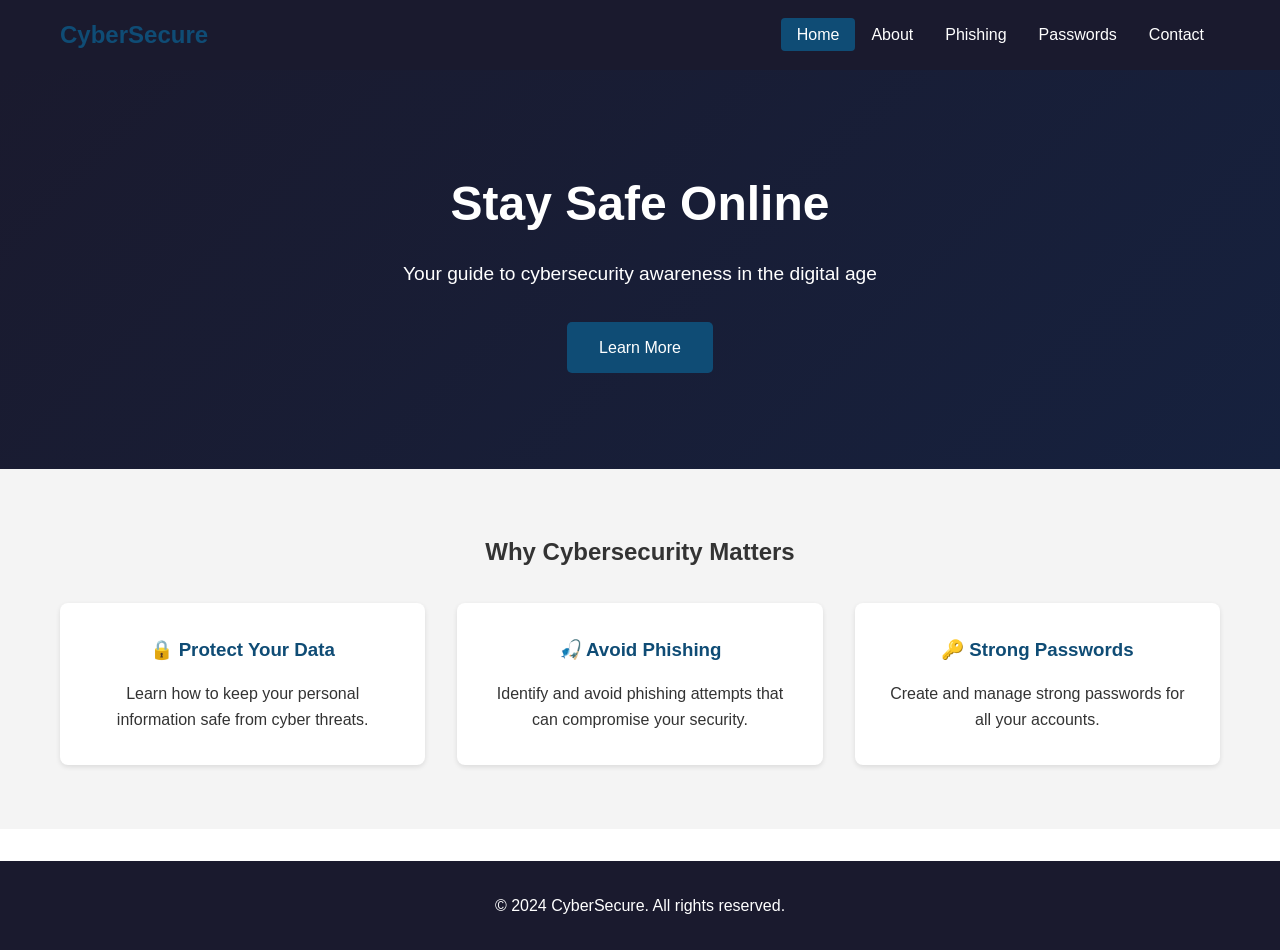
<file: index.html>
<!DOCTYPE html>
<html lang="en">
<head>
    <meta charset="UTF-8">
    <meta name="viewport" content="width=device-width, initial-scale=1.0">
    <title>Cyber Security Awareness - Home</title>
    <link rel="stylesheet" href="style.css">
</head>
<body>
    <nav class="navbar">
        <div class="container">
            <div class="logo">CyberSecure</div>
            <ul class="nav-links">
                <li><a href="index.html" class="active">Home</a></li>
                <li><a href="about.html">About</a></li>
                <li><a href="phishing.html">Phishing</a></li>
                <li><a href="passwords.html">Passwords</a></li>
                <li><a href="contact.html">Contact</a></li>
            </ul>
        </div>
    </nav>

    <header class="hero">
        <div class="container">
            <h1>Stay Safe Online</h1>
            <p>Your guide to cybersecurity awareness in the digital age</p>
            <a href="phishing.html" class="btn">Learn More</a>
        </div>
    </header>

    <section class="features">
        <div class="container">
            <h2>Why Cybersecurity Matters</h2>
            <div class="feature-grid">
                <div class="feature-card">
                    <h3>🔒 Protect Your Data</h3>
                    <p>Learn how to keep your personal information safe from cyber threats.</p>
                </div>
                <div class="feature-card">
                    <h3>🎣 Avoid Phishing</h3>
                    <p>Identify and avoid phishing attempts that can compromise your security.</p>
                </div>
                <div class="feature-card">
                    <h3>🔑 Strong Passwords</h3>
                    <p>Create and manage strong passwords for all your accounts.</p>
                </div>
            </div>
        </div>
    </section>

    <footer>
        <div class="container">
            <p>&copy; 2024 CyberSecure. All rights reserved.</p>
        </div>
    </footer>
</body>
</html>
</file>
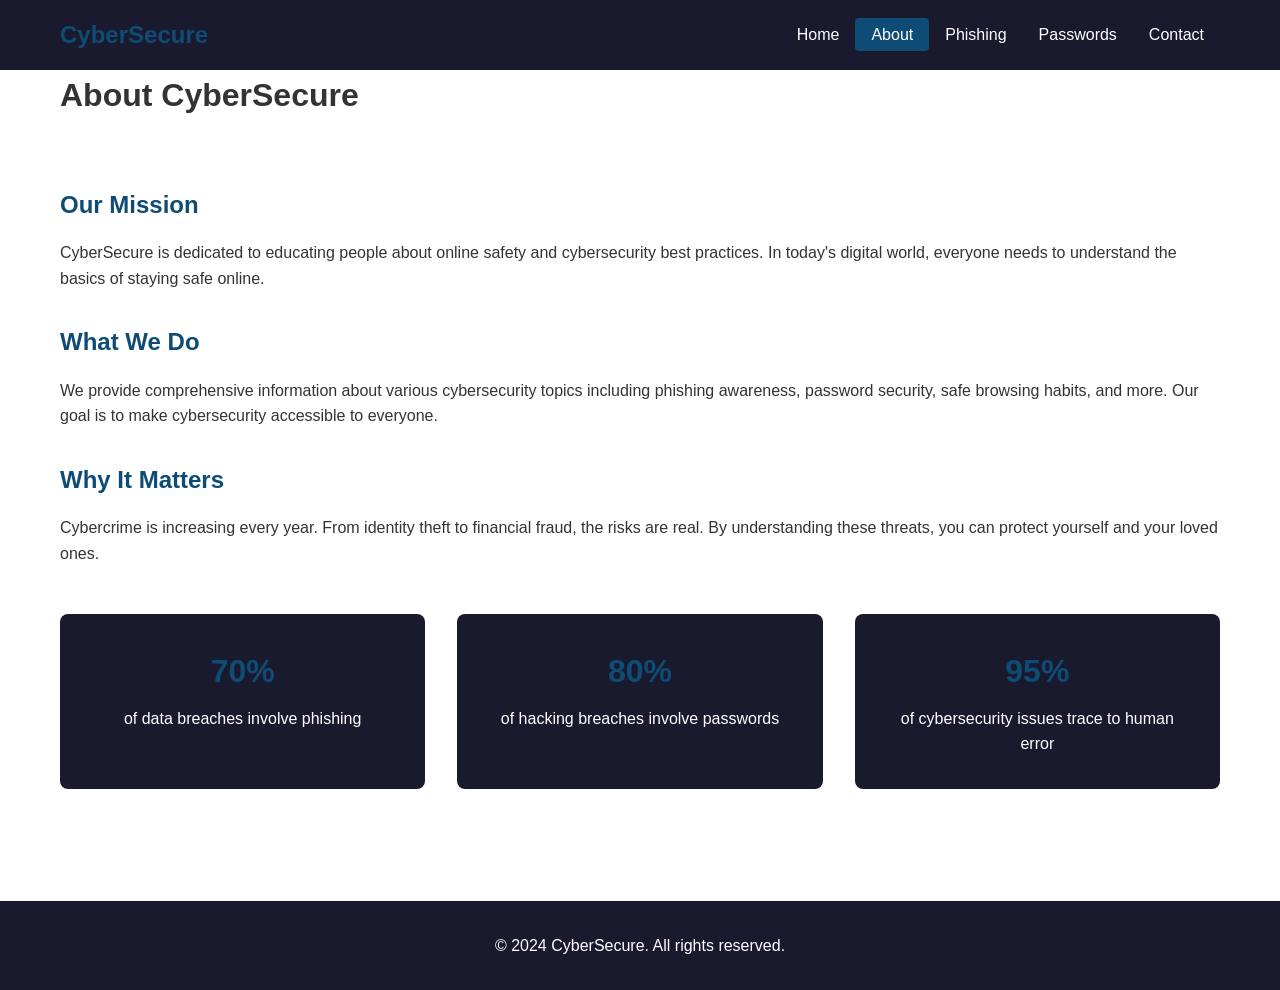
<file: about.html>
<!DOCTYPE html>
<html lang="en">
<head>
    <meta charset="UTF-8">
    <meta name="viewport" content="width=device-width, initial-scale=1.0">
    <title>About Us - Cyber Security Awareness</title>
    <link rel="stylesheet" href="style.css">
</head>
<body>
    <nav class="navbar">
        <div class="container">
            <div class="logo">CyberSecure</div>
            <ul class="nav-links">
                <li><a href="index.html">Home</a></li>
                <li><a href="about.html" class="active">About</a></li>
                <li><a href="phishing.html">Phishing</a></li>
                <li><a href="passwords.html">Passwords</a></li>
                <li><a href="contact.html">Contact</a></li>
            </ul>
        </div>
    </nav>

    <main class="container">
        <h1>About CyberSecure</h1>
        
        <section class="about-section">
            <h2>Our Mission</h2>
            <p>CyberSecure is dedicated to educating people about online safety and cybersecurity best practices. In today's digital world, everyone needs to understand the basics of staying safe online.</p>
            
            <h2>What We Do</h2>
            <p>We provide comprehensive information about various cybersecurity topics including phishing awareness, password security, safe browsing habits, and more. Our goal is to make cybersecurity accessible to everyone.</p>
            
            <h2>Why It Matters</h2>
            <p>Cybercrime is increasing every year. From identity theft to financial fraud, the risks are real. By understanding these threats, you can protect yourself and your loved ones.</p>
            
            <div class="stats-grid">
                <div class="stat-card">
                    <h3>70%</h3>
                    <p>of data breaches involve phishing</p>
                </div>
                <div class="stat-card">
                    <h3>80%</h3>
                    <p>of hacking breaches involve passwords</p>
                </div>
                <div class="stat-card">
                    <h3>95%</h3>
                    <p>of cybersecurity issues trace to human error</p>
                </div>
            </div>
        </section>
    </main>

    <footer>
        <div class="container">
            <p>&copy; 2024 CyberSecure. All rights reserved.</p>
        </div>
    </footer>
</body>
</html>
</file>
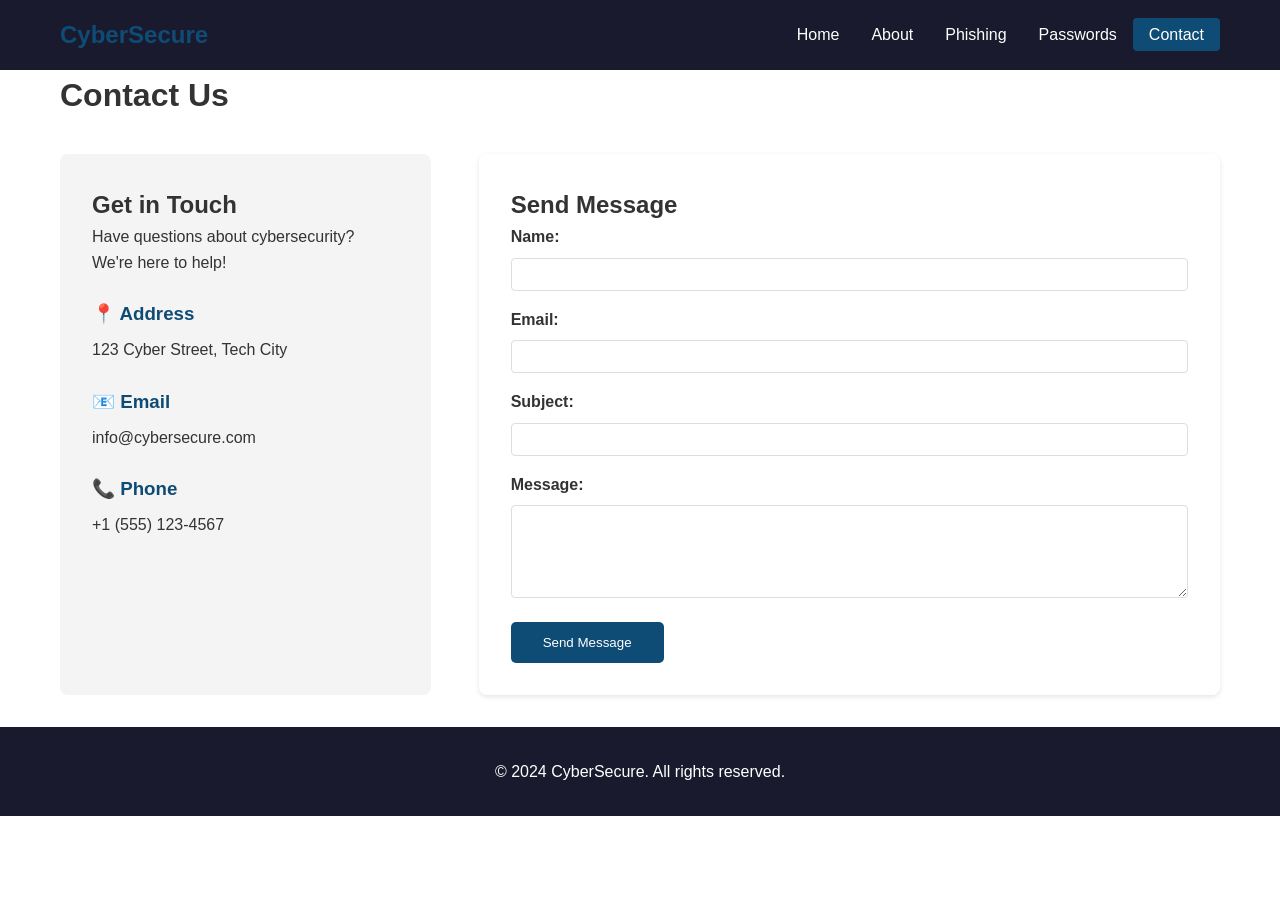
<file: contact.html>
<!DOCTYPE html>
<html lang="en">
<head>
    <meta charset="UTF-8">
    <meta name="viewport" content="width=device-width, initial-scale=1.0">
    <title>Contact Us - Cyber Security</title>
    <link rel="stylesheet" href="style.css">
</head>
<body>
    <nav class="navbar">
        <div class="container">
            <div class="logo">CyberSecure</div>
            <ul class="nav-links">
                <li><a href="index.html">Home</a></li>
                <li><a href="about.html">About</a></li>
                <li><a href="phishing.html">Phishing</a></li>
                <li><a href="passwords.html">Passwords</a></li>
                <li><a href="contact.html" class="active">Contact</a></li>
            </ul>
        </div>
    </nav>

    <main class="container">
        <h1>Contact Us</h1>
        
        <div class="contact-container">
            <div class="contact-info">
                <h2>Get in Touch</h2>
                <p>Have questions about cybersecurity? We're here to help!</p>
                
                <div class="info-item">
                    <h3>📍 Address</h3>
                    <p>123 Cyber Street, Tech City</p>
                </div>
                
                <div class="info-item">
                    <h3>📧 Email</h3>
                    <p>info@cybersecure.com</p>
                </div>
                
                <div class="info-item">
                    <h3>📞 Phone</h3>
                    <p>+1 (555) 123-4567</p>
                </div>
            </div>
            
            <div class="contact-form">
                <h2>Send Message</h2>
                <form action="contact.php" method="POST">
                    <div class="form-group">
                        <label for="name">Name:</label>
                        <input type="text" id="name" name="name" required>
                    </div>
                    
                    <div class="form-group">
                        <label for="email">Email:</label>
                        <input type="email" id="email" name="email" required>
                    </div>
                    
                    <div class="form-group">
                        <label for="subject">Subject:</label>
                        <input type="text" id="subject" name="subject" required>
                    </div>
                    
                    <div class="form-group">
                        <label for="message">Message:</label>
                        <textarea id="message" name="message" rows="5" required></textarea>
                    </div>
                    
                    <button type="submit" class="btn">Send Message</button>
                </form>
            </div>
        </div>
    </main>

    <footer>
        <div class="container">
            <p>&copy; 2024 CyberSecure. All rights reserved.</p>
        </div>
    </footer>
</body>
</html>
</file>
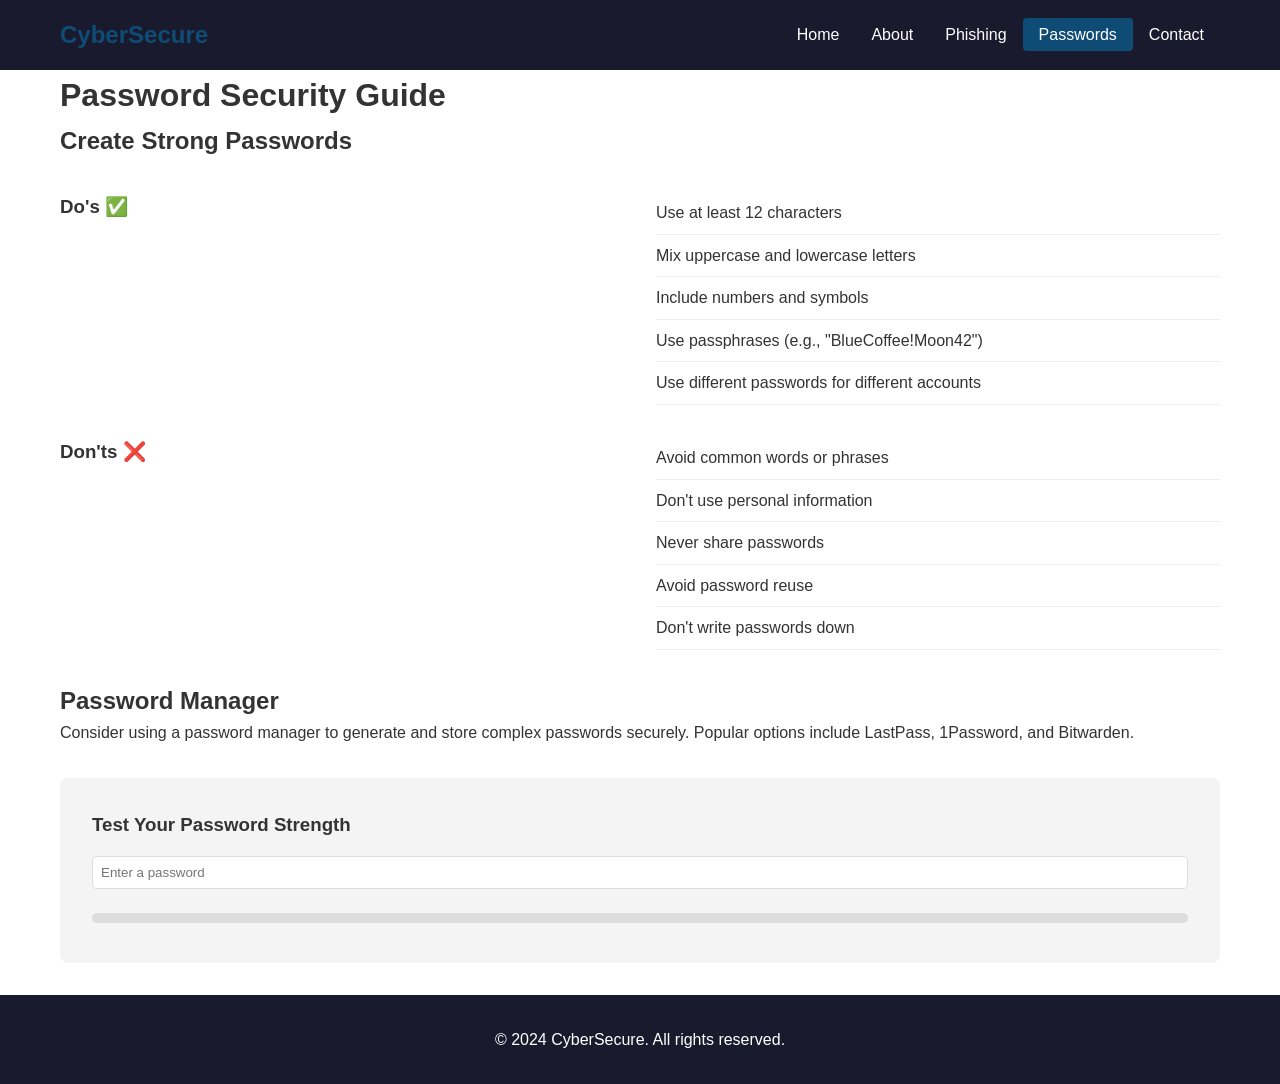
<file: passwords.html>
<!DOCTYPE html>
<html lang="en">
<head>
    <meta charset="UTF-8">
    <meta name="viewport" content="width=device-width, initial-scale=1.0">
    <title>Password Security - Cyber Awareness</title>
    <link rel="stylesheet" href="style.css">
</head>
<body>
    <nav class="navbar">
        <div class="container">
            <div class="logo">CyberSecure</div>
            <ul class="nav-links">
                <li><a href="index.html">Home</a></li>
                <li><a href="about.html">About</a></li>
                <li><a href="phishing.html">Phishing</a></li>
                <li><a href="passwords.html" class="active">Passwords</a></li>
                <li><a href="contact.html">Contact</a></li>
            </ul>
        </div>
    </nav>

    <main class="container">
        <h1>Password Security Guide</h1>
        
        <section class="password-section">
            <h2>Create Strong Passwords</h2>
            
            <div class="password-tips">
                <h3>Do's ✅</h3>
                <ul>
                    <li>Use at least 12 characters</li>
                    <li>Mix uppercase and lowercase letters</li>
                    <li>Include numbers and symbols</li>
                    <li>Use passphrases (e.g., "BlueCoffee!Moon42")</li>
                    <li>Use different passwords for different accounts</li>
                </ul>
                
                <h3>Don'ts ❌</h3>
                <ul>
                    <li>Avoid common words or phrases</li>
                    <li>Don't use personal information</li>
                    <li>Never share passwords</li>
                    <li>Avoid password reuse</li>
                    <li>Don't write passwords down</li>
                </ul>
            </div>
            
            <h2>Password Manager</h2>
            <p>Consider using a password manager to generate and store complex passwords securely. Popular options include LastPass, 1Password, and Bitwarden.</p>
            
            <div class="password-checker">
                <h3>Test Your Password Strength</h3>
                <input type="password" id="passwordInput" placeholder="Enter a password">
                <div id="strengthMeter" class="strength-meter"></div>
                <p id="strengthText"></p>
            </div>
        </section>
    </main>

    <footer>
        <div class="container">
            <p>&copy; 2024 CyberSecure. All rights reserved.</p>
        </div>
    </footer>

    <script src="script.js"></script>
</body>
</html>
</file>
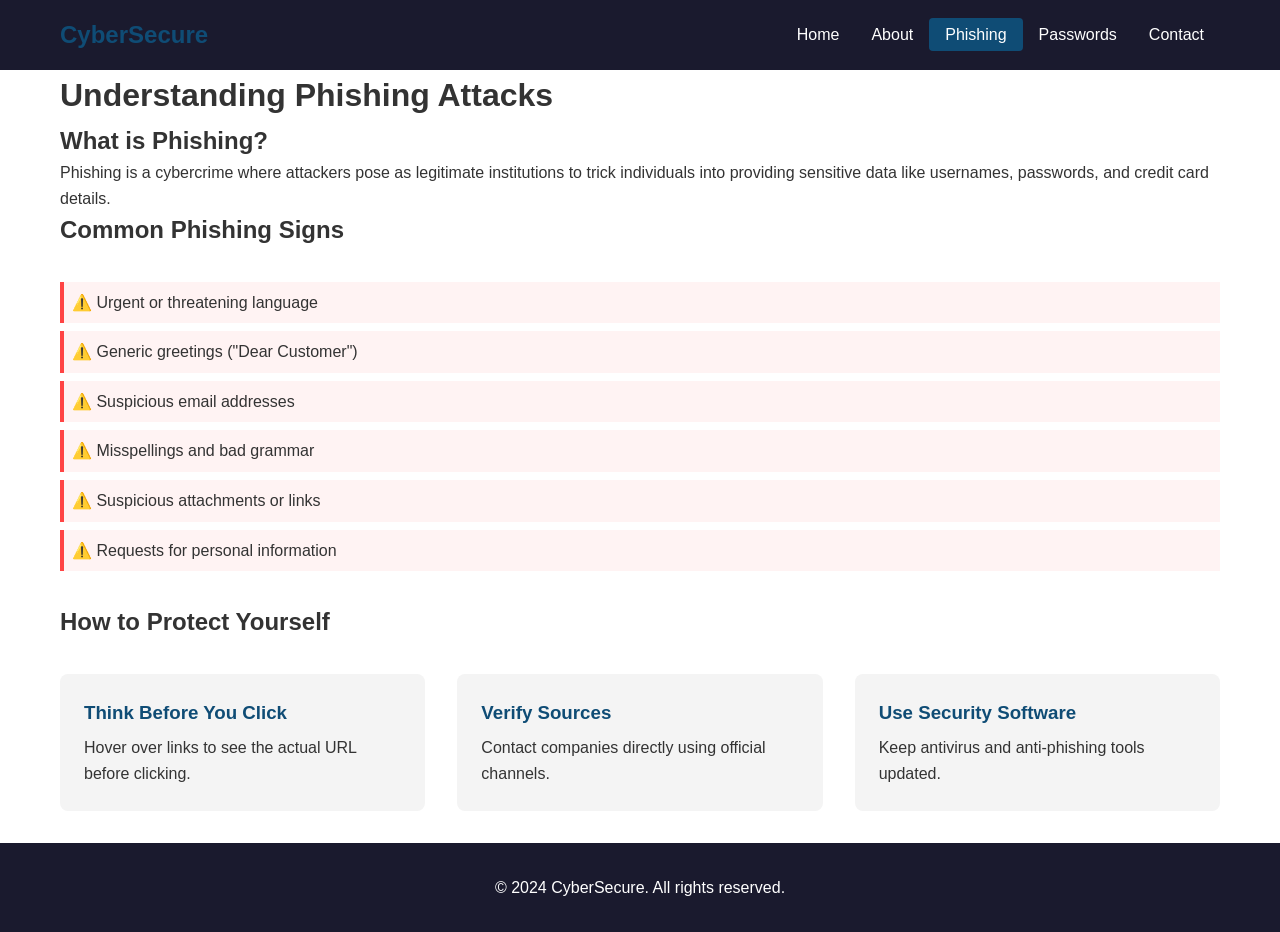
<file: phishing.html>
<!DOCTYPE html>
<html lang="en">
<head>
    <meta charset="UTF-8">
    <meta name="viewport" content="width=device-width, initial-scale=1.0">
    <title>Phishing Awareness - Cyber Security</title>
    <link rel="stylesheet" href="style.css">
</head>
<body>
    <nav class="navbar">
        <div class="container">
            <div class="logo">CyberSecure</div>
            <ul class="nav-links">
                <li><a href="index.html">Home</a></li>
                <li><a href="about.html">About</a></li>
                <li><a href="phishing.html" class="active">Phishing</a></li>
                <li><a href="passwords.html">Passwords</a></li>
                <li><a href="contact.html">Contact</a></li>
            </ul>
        </div>
    </nav>

    <main class="container">
        <h1>Understanding Phishing Attacks</h1>
        
        <section class="phishing-section">
            <h2>What is Phishing?</h2>
            <p>Phishing is a cybercrime where attackers pose as legitimate institutions to trick individuals into providing sensitive data like usernames, passwords, and credit card details.</p>
            
            <h2>Common Phishing Signs</h2>
            <ul class="warning-list">
                <li>⚠️ Urgent or threatening language</li>
                <li>⚠️ Generic greetings ("Dear Customer")</li>
                <li>⚠️ Suspicious email addresses</li>
                <li>⚠️ Misspellings and bad grammar</li>
                <li>⚠️ Suspicious attachments or links</li>
                <li>⚠️ Requests for personal information</li>
            </ul>
            
            <h2>How to Protect Yourself</h2>
            <div class="tips-grid">
                <div class="tip-card">
                    <h3>Think Before You Click</h3>
                    <p>Hover over links to see the actual URL before clicking.</p>
                </div>
                <div class="tip-card">
                    <h3>Verify Sources</h3>
                    <p>Contact companies directly using official channels.</p>
                </div>
                <div class="tip-card">
                    <h3>Use Security Software</h3>
                    <p>Keep antivirus and anti-phishing tools updated.</p>
                </div>
            </div>
        </section>
    </main>

    <footer>
        <div class="container">
            <p>&copy; 2024 CyberSecure. All rights reserved.</p>
        </div>
    </footer>
</body>
</html>
</file>
<file: style.css>
* {
    margin: 0;
    padding: 0;
    box-sizing: border-box;
}

body {
    font-family: 'Segoe UI', Tahoma, Geneva, Verdana, sans-serif;
    line-height: 1.6;
    color: #333;
}

.container {
    max-width: 1200px;
    margin: 0 auto;
    padding: 0 20px;
}

/* Navbar */
.navbar {
    background-color: #1a1a2e;
    color: white;
    padding: 1rem 0;
    position: sticky;
    top: 0;
    z-index: 100;
}

.navbar .container {
    display: flex;
    justify-content: space-between;
    align-items: center;
}

.logo {
    font-size: 1.5rem;
    font-weight: bold;
    color: #0f4c75;
}

.nav-links {
    display: flex;
    list-style: none;
}

.nav-links li a {
    color: white;
    text-decoration: none;
    padding: 0.5rem 1rem;
    transition: all 0.3s ease;
}

.nav-links li a:hover,
.nav-links li a.active {
    background-color: #0f4c75;
    border-radius: 4px;
}

/* Hero Section */
.hero {
    background: linear-gradient(135deg, #1a1a2e 0%, #16213e 100%);
    color: white;
    text-align: center;
    padding: 6rem 0;
}

.hero h1 {
    font-size: 3rem;
    margin-bottom: 1rem;
}

.hero p {
    font-size: 1.2rem;
    margin-bottom: 2rem;
}

.btn {
    display: inline-block;
    background-color: #0f4c75;
    color: white;
    padding: 0.8rem 2rem;
    text-decoration: none;
    border-radius: 5px;
    transition: background-color 0.3s ease;
    border: none;
    cursor: pointer;
}

.btn:hover {
    background-color: #3282b8;
}

/* Features */
.features {
    padding: 4rem 0;
    background-color: #f4f4f4;
}

.features h2 {
    text-align: center;
    margin-bottom: 2rem;
}

.feature-grid {
    display: grid;
    grid-template-columns: repeat(auto-fit, minmax(300px, 1fr));
    gap: 2rem;
}

.feature-card {
    background: white;
    padding: 2rem;
    border-radius: 8px;
    box-shadow: 0 2px 5px rgba(0,0,0,0.1);
    text-align: center;
}

.feature-card h3 {
    color: #0f4c75;
    margin-bottom: 1rem;
}

/* About Page */
.about-section {
    padding: 2rem 0;
}

.about-section h2 {
    color: #0f4c75;
    margin: 2rem 0 1rem;
}

.stats-grid {
    display: grid;
    grid-template-columns: repeat(auto-fit, minmax(200px, 1fr));
    gap: 2rem;
    margin: 3rem 0;
}

.stat-card {
    background: #1a1a2e;
    color: white;
    padding: 2rem;
    border-radius: 8px;
    text-align: center;
}

.stat-card h3 {
    font-size: 2rem;
    color: #0f4c75;
    margin-bottom: 0.5rem;
}

/* Phishing Page */
.warning-list {
    list-style: none;
    margin: 2rem 0;
}

.warning-list li {
    padding: 0.5rem;
    margin: 0.5rem 0;
    background: #fff3f3;
    border-left: 4px solid #ff4444;
}

.tips-grid {
    display: grid;
    grid-template-columns: repeat(auto-fit, minmax(250px, 1fr));
    gap: 2rem;
    margin: 2rem 0;
}

.tip-card {
    background: #f4f4f4;
    padding: 1.5rem;
    border-radius: 8px;
}

.tip-card h3 {
    color: #0f4c75;
    margin-bottom: 0.5rem;
}

/* Passwords Page */
.password-tips {
    display: grid;
    grid-template-columns: 1fr 1fr;
    gap: 2rem;
    margin: 2rem 0;
}

.password-tips ul {
    list-style: none;
}

.password-tips li {
    padding: 0.5rem 0;
    border-bottom: 1px solid #eee;
}

.password-checker {
    background: #f4f4f4;
    padding: 2rem;
    border-radius: 8px;
    margin: 2rem 0;
}

#passwordInput {
    width: 100%;
    padding: 0.5rem;
    margin: 1rem 0;
    border: 1px solid #ddd;
    border-radius: 4px;
}

.strength-meter {
    height: 10px;
    background: #ddd;
    border-radius: 5px;
    overflow: hidden;
    margin: 0.5rem 0;
}

.strength-meter div {
    height: 100%;
    width: 0%;
    transition: width 0.3s ease;
}

/* Contact Page */
.contact-container {
    display: grid;
    grid-template-columns: 1fr 2fr;
    gap: 3rem;
    margin: 2rem 0;
}

.contact-info {
    background: #f4f4f4;
    padding: 2rem;
    border-radius: 8px;
}

.info-item {
    margin: 1.5rem 0;
}

.info-item h3 {
    color: #0f4c75;
    margin-bottom: 0.5rem;
}

.contact-form {
    background: white;
    padding: 2rem;
    border-radius: 8px;
    box-shadow: 0 2px 5px rgba(0,0,0,0.1);
}

.form-group {
    margin-bottom: 1rem;
}

.form-group label {
    display: block;
    margin-bottom: 0.5rem;
    font-weight: bold;
}

.form-group input,
.form-group textarea {
    width: 100%;
    padding: 0.5rem;
    border: 1px solid #ddd;
    border-radius: 4px;
}

/* Footer */
footer {
    background-color: #1a1a2e;
    color: white;
    text-align: center;
    padding: 2rem 0;
    margin-top: 2rem;
}

/* Responsive Design */
@media (max-width: 768px) {
    .nav-links {
        flex-direction: column;
        text-align: center;
    }
    
    .nav-links li {
        margin: 0.5rem 0;
    }
    
    .hero h1 {
        font-size: 2rem;
    }
    
    .contact-container {
        grid-template-columns: 1fr;
    }
    
    .password-tips {
        grid-template-columns: 1fr;
    }
}
</file>
